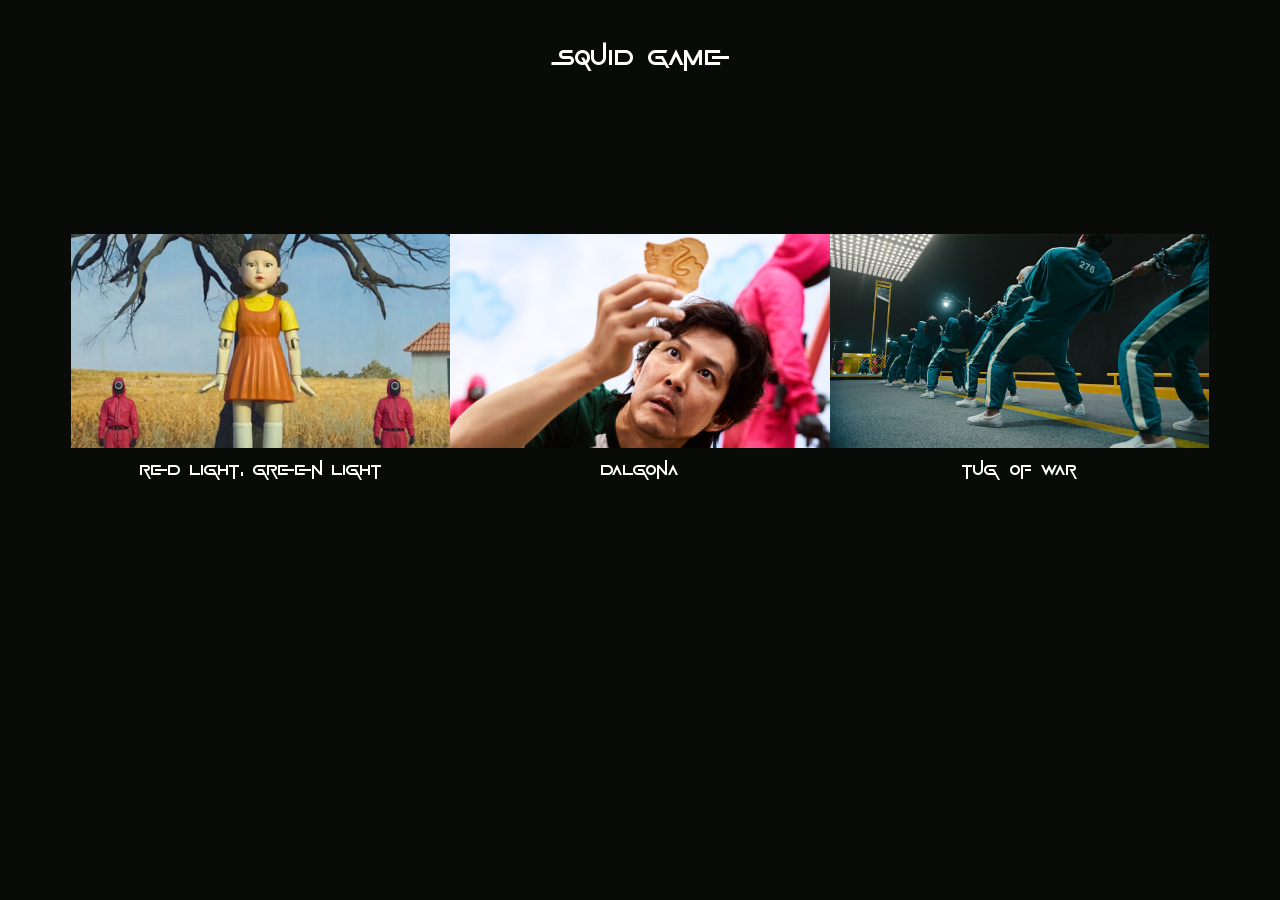
<file: game/game.html>
<!DOCTYPE html>
<html lang="ko">
<head>
    <meta charset="UTF-8">
    <title>Play Game</title>
    <link href="game.css" rel="stylesheet">
</head>
<body>
    <div id="title" onclick="location.href='../squidgamemain.html';">Squid Game</div>
    <div id="game_parent">
        <div id="mugunghwa" onclick="location.href='mugunghwa/mugunghwa.html';">
            <img src="../image/mugunghwa.png" alt="mugunghwa">
            <div id="redgreen">red light, green light</div>
        </div>
        <div id="dalgona" onclick="location.href='dalgona/dalgona2.html';">
            <img src="../image/content1.jpeg" alt="dalgona">
            <div id="dal">dalgona</div>
        </div>
        <div id="jul" onclick="location.href='jul/jul.html';">
            <img src="../image/jul.jpg" alt="juldarigi">
            <div id="tug">tug of war</div>
        </div>
</body>
</html>
</file>
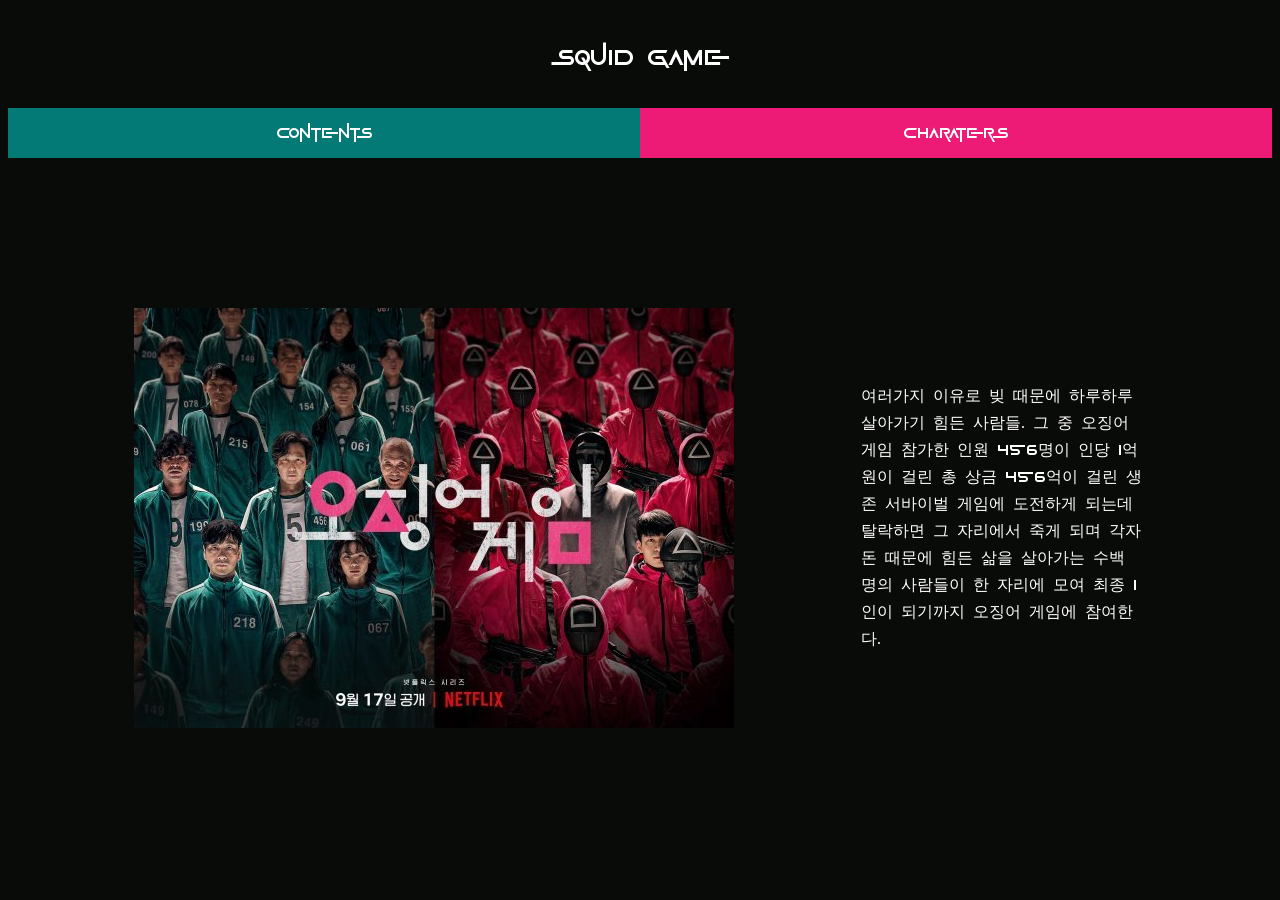
<file: info/info.html>
<!DOCTYPE html>
<html lang="ko">
<head>
    <meta charset="UTF-8">
    <title>Info</title>
    <link href="info.css" rel="stylesheet"
</head>
<body>
    <div id="title" onclick="location.href='../squidgamemain.html';">Squid Game</div>
    <div id="header_parent">
        <div id="contents">contents</div>
        <div id="characters">charaters</div>
    </div>
    <div id="content_parent">
        <div id="poster_img">
            <img src="../image/poster.jpeg" alt="squidgame_poster">
        </div>
        <div id="poster_content">
            여러가지 이유로 빚 때문에 하루하루 살아가기 힘든 사람들. 그 중 오징어 게임 참가한 인원
            456명이 인당 1억 원이 걸린 총 상금 456억이 걸린 생존 서바이벌 게임에 도전하게 되는데 탈락하면
            그 자리에서 죽게 되며 각자 돈 때문에 힘든 삶을 살아가는 수백 명의 사람들이 한 자리에 모여 최종 1인이
            되기까지 오징어 게임에 참여한다. 
        </div>
    </div>
    <div id="char_parent">
        <div id="left"><</div>
        <div id="characters_content">
            <img id="img" src="../image/character1.jpeg" alt="character">
        </div>
        <div id="text"></div>
        <div id="right">></div>
    </div>
    <script src="info.js"></script>
</body>
</html>
</file>
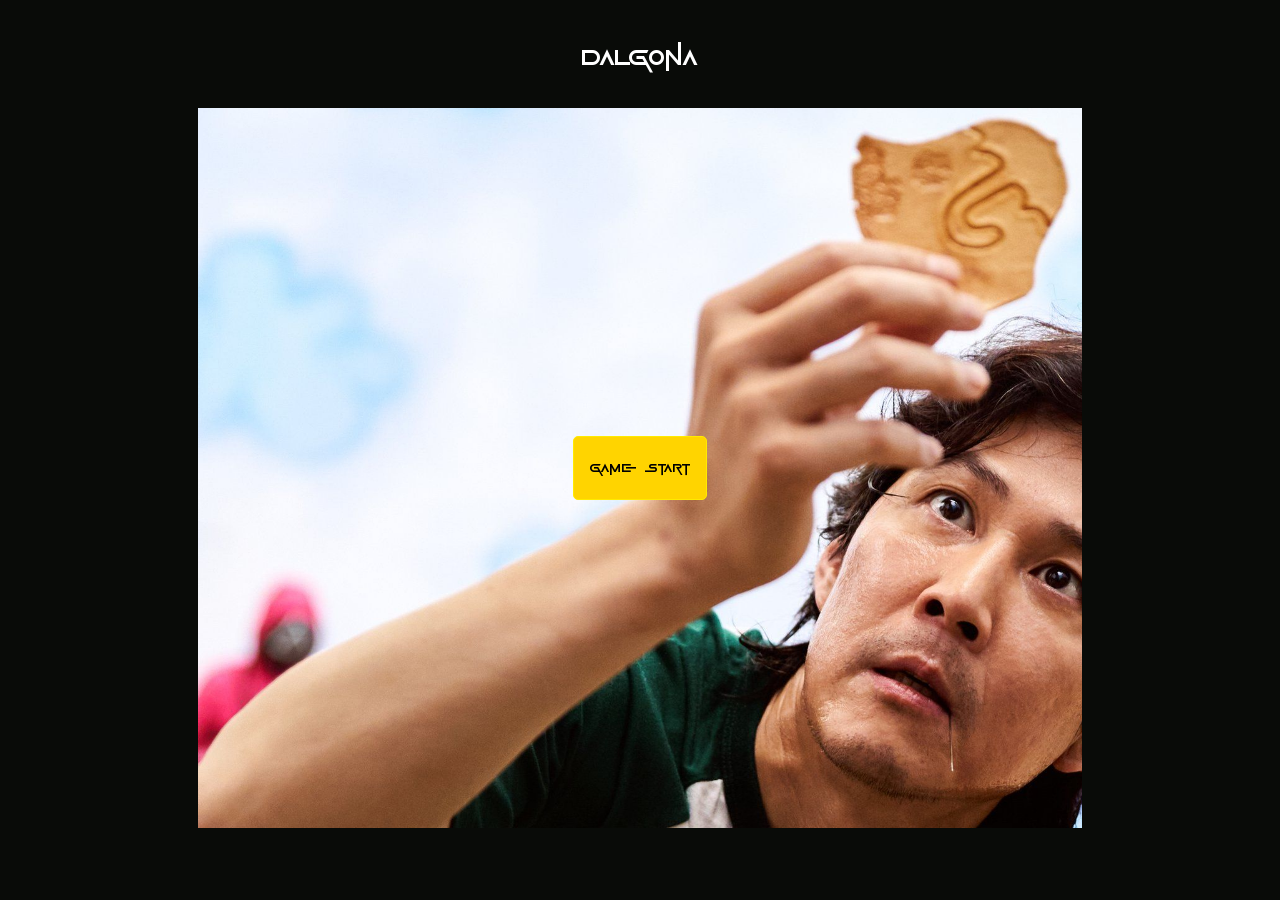
<file: game/dalgona/dalgona.html>
<!DOCTYPE html>
<html lang="ko">
<head>
    <meta charset="UTF-8">
    <title>dalgona</title>
    <link href="dalgona.css" rel="stylesheet">
</head>
<body>
    <div id="title" onclick="location.href='../game.html';">dalgona</div>
    <div id="main">
        <input id="start" value="game start" type="button">
    </div>
    <div id="game">
        <div id="game1">
            <img src="../../image/dalgona_1.png">
        </div>
        <div id="game2">
            <img src="../../image/dalgona_2.png">
        </div>
        <div id="game3">
            <img src="../../image/dalgona_3.png">
        </div>
    </div>
    <div id="game1-game">
        <div id="needle_box">
            <div id="needle"></div>
        </div>
    </div>
    <script src="dalgona.js"></script>
    <script src="dalgona_class.js"></script>
    <script src="dalgona_game.js"></script>
</body>
</html>
</file>
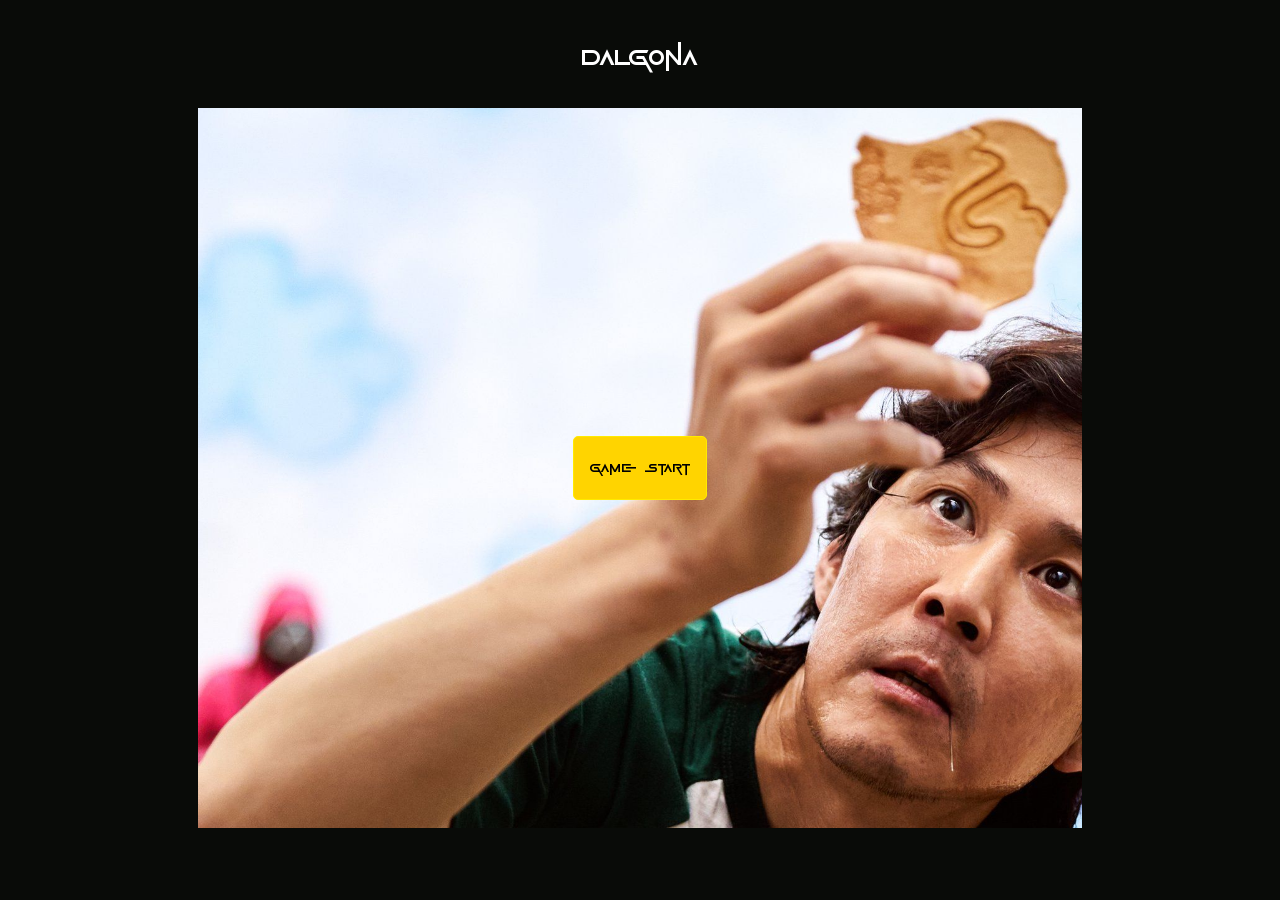
<file: game/dalgona/dalgona2.html>
<!DOCTYPE html>
<html lang="ko">
<head>
    <meta charset="UTF-8">
    <title>dalgona</title>
    <link href="dalgona.css" rel="stylesheet">
</head>
<body>
    <div id="title" onclick="location.href='../game.html';">dalgona</div>
    <div id="main">
        <input id="start" value="game start" type="button">
    </div>
    <div id="game">
        <div id="game1">
            <img src="../../image/dalgona_1.png">
        </div>
        <div id="game2">
            <img src="../../image/dalgona_2.png">
        </div>
        <div id="game3">
            <img src="../../image/dalgona_3.png">
        </div>
    </div>
    <div id="game1-game">
        <canvas id="myCanvas"></canvas>
    </div>
    <script src="dalgona2.js"></script>
</body>
</html>
</file>
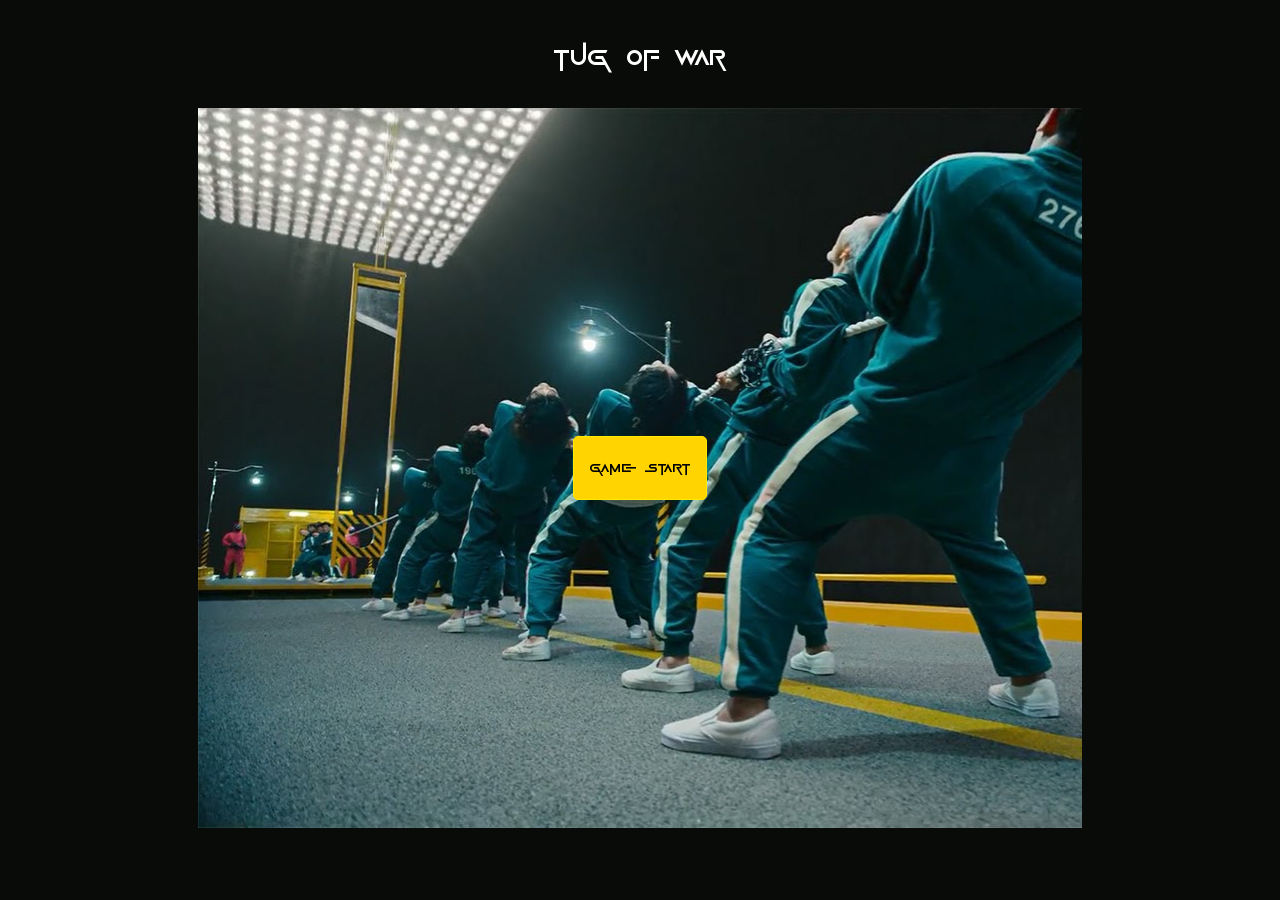
<file: game/jul/jul.html>
<!DOCTYPE html>
<html lang="ko">
<head>
    <meta charset="UTF-8">
    <title>tug of war</title>
    <link href="jul.css" rel="stylesheet">
</head>
<body>
    <div id="title" onclick="location.href='../game.html';">tug of war</div>
    <div id="main">
        <input id="start" value="game start" type="button">
    </div>
    <div id="jul">
        <p id="change"></p>
        <p id="sec"></p>
        <p id="victory"></p>
    </div>
    
    <script src="jul.js"></script>
    <script src="jul_class.js"></script>
    <script src="jul_game.js"></script>
</body>
</html>
</file>
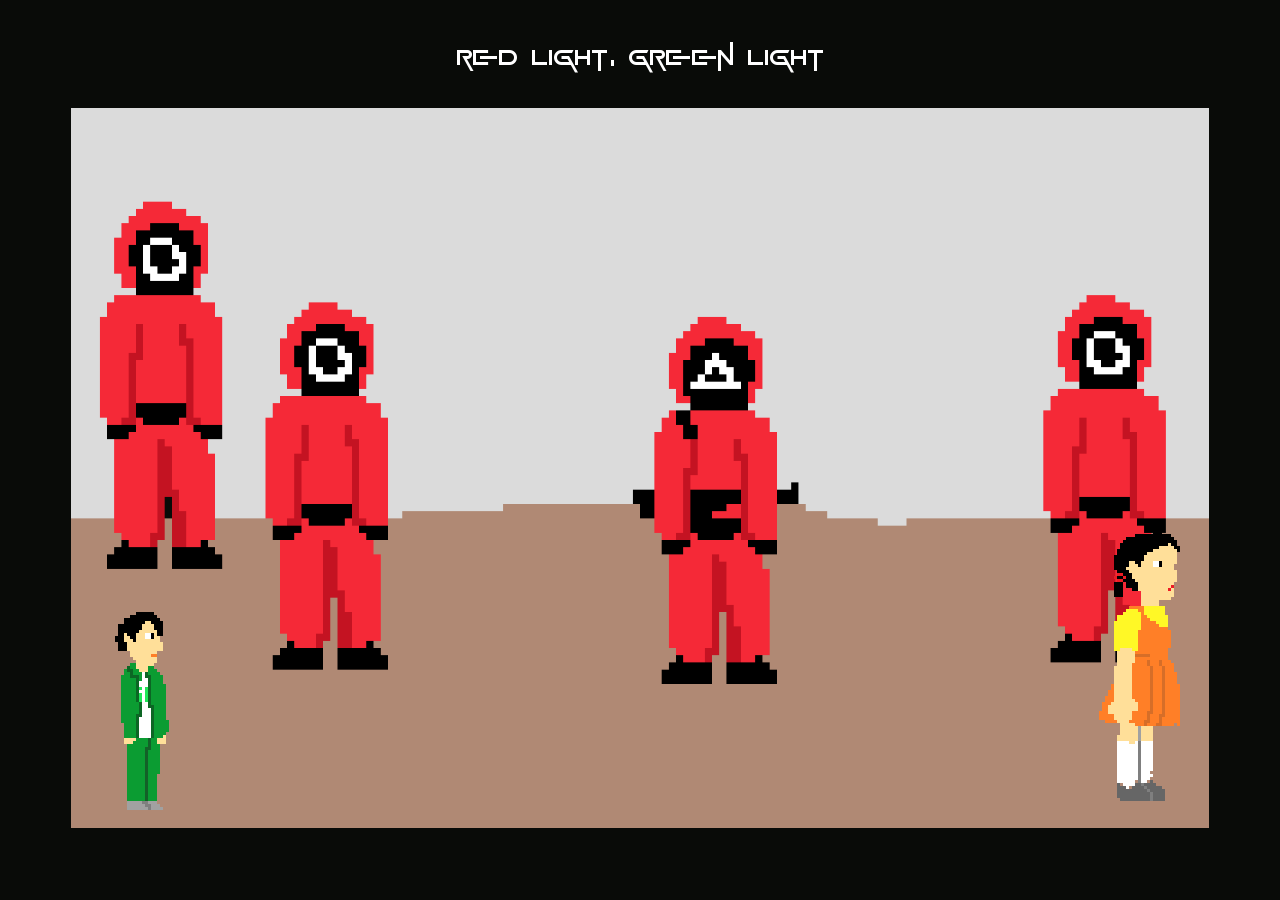
<file: game/mugunghwa/mugunghwa.html>
<!DOCTYPE html>
<html lang="ko">
<head>
    <meta charset="UTF-8">
    <title>red light green light</title>
    <link href="mugunghwa.css" rel="stylesheet">
</head>
<body>
    <div id="title" onclick="location.href='../game.html';">red light, green light</div>
    <div id="main">
        <p id="victory"></p>
        <div id="person-box">
            <div id="person">

            </div>
        </div>
        <div id="yunghee-box">
            <div id="yunghee">

            </div>
        </div>
    </div>
    <script src="mugunghwa.js"></script>
    <script src="mugunghwa_class.js"></script>
    <script src="mugunghwa_game.js"></script>
</body>
</html>
</file>
<file: game/game.css>
@font-face {
    font-family: "squidgame";
    src: url("../fonts/gameOfSquids.ttf");
}

* {
    font-family: "squidgame";
}

html {
    height: 80%;
}

body {
    background-color: #090b08;
    height: 100%;
}

div {
    color: white;
    display: flex;
    align-items: center;
    justify-content: center;
}

#title {
    font-size: x-large;
    height: 100px;
}

#game_parent {
    display: flex;
    margin-left: 5%;
    margin-right: 5%;
    margin-top: 10%;
}

#mugunghwa {
    flex: 1;
    display: inline;
}

#mugunghwa:hover,
#mugunghwa:focus {
    border: 3px solid white;
}

#dalgona {
    flex: 1;
    display: inline;
}

#dalgona:hover,
#dalgona:focus {
    border: 3px solid white;
}

#jul {
    flex: 1;
    display: inline;
}

#jul:hover,
#jul:focus {
    border: 3px solid white;
}

img {
    width: 100%;
}
</file>
<file: info/info.css>
@font-face {
    font-family: "squidgame";
    src: url("../fonts/gameOfSquids.ttf");
}

* {
    font-family: "squidgame";
}

html {
    height: 80%;
}

body {
    background-color: #090b08;
    height: 100%;
}

div {
    color: white;
    display: flex;
    align-items: center;
    justify-content: center;
}

#title {
    font-size: x-large;
    height: 100px;
}

#header_parent {
    display: flex;
}

#contents {
    flex: 1;
    background-color: #037a76;
    width: 50%;
    height: 50px;
}

#contents:hover,
#contents:focus {
    background-color: #249f9c;
}

#characters {
    flex: 1;
    background-color:#ed1b76;
    width: 50%;
    height: 50px;
}

#characters:hover,
#characters:focus {
    background-color: #f44786;
}

#content_parent {
    display: flex;
    height: 100%;
}

#poster_img {
    margin-left: 10%;
    margin-right: 10%;
    flex: 1;
}

#poster_content {
    flex: 1;
    margin-right: 10%;
}

#char_parent {
    height: 100%;
    display: none;
}

#left {
    width: 10%;
    height: 80%;
}

#characters_content {
    width: 80%;
    margin-left: 10%;
}

#text {
    width: 10%;
}

#right {
    width: 10%;
    height: 80%;
}

#img {
    width: 40%;
}
</file>
<file: game/dalgona/dalgona.css>
@font-face {
    font-family: "squidgame";
    src: url("../../fonts/gameOfSquids.ttf");
}

* {
    font-family: "squidgame";
}

html {
    height: 80%;
}

body {
    background-color: #090b08;
    height: 100%;
}

div {
    color: white;
    display: flex;
    align-items: center;
    justify-content: center;
}

#title {
    font-size: x-large;
    height: 100px;
}

#main {
    margin-left: 15%;
    margin-right: 15%;
    height: 100%;
    background-color: aliceblue;
    background-image: url('../../image/content1.jpeg');
    background-size: cover;
}

#start {
    padding: 15px;
    padding-top: 20px;
    padding-bottom: 20px;
    background-color: #ffd400;
    border: 1px solid #ffea00;
    border-radius: 5px;
}

#start:hover {
    background-color: #ffea00;
}

#game {
    margin-left: 15%;
    margin-right: 15%;
    height: 100%;
    background-color: white;
    display: none;
}

#game1 {
    flex: 1;
}

#game2 {
    flex: 1;
}

#game3 {
    flex: 1;
}

img {
    width: 100%;
}

#game1:hover,
#game1:focus {
    border: 3px solid black;
}

#game2:hover,
#game2:focus {
    border: 3px solid black;
}

#game3:hover,
#game3:focus {
    border: 3px solid black;
}

#game1-game {
    margin-left: 15%;
    margin-right: 15%;
    height: 100%;
    background-color: white;
    display: none;
    background-repeat: no-repeat;
    background-position: center;
    background-size: contain;
}

#needle_box {
    width: 60px;
    height: 60px;
    left: 0;
    bottom: 0;
    z-index: 100;
}

#needle_box #needle {
    width: 100%;
    height: 100%;
    background-image: url('../../image/needle.png');
    background-size: 60px 60px;
}

canvas {
    width: 100%;
    height: 100%;
}

#stop {
    margin-left: 15%;
}
</file>
<file: game/jul/jul.css>
@font-face {
    font-family: "squidgame";
    src: url("../../fonts/gameOfSquids.ttf");
}

* {
    font-family: "squidgame";
}

html {
    height: 80%;
}

body {
    background-color: #090b08;
    height: 100%;
}

div {
    color: white;
    display: flex;
    align-items: center;
    justify-content: center;
}

#title {
    font-size: x-large;
    height: 100px;
}


#main {
    margin-left: 15%;
    margin-right: 15%;
    height: 100%;
    background-color: aliceblue;
    background-image: url('../../image/jul.jpg');
    background-size: cover;
}

#start {
    padding: 15px;
    padding-top: 20px;
    padding-bottom: 20px;
    background-color: #ffd400;
    border: 1px solid #ffea00;
    border-radius: 5px;
}

#start:hover {
    background-color: #ffea00;
}

#jul {
    margin-left: 15%;
    margin-right: 15%;
    height: 100%;
    background-color: white;
    display: none;
    background-size: cover;
    text-align: center;
    background-image: url('../../image/jul.jpg');
}

#change {
    font-size: 35px;
    display: inline;
}

#victory {
    font-size: 100px;
    color:mediumseagreen;
    display: inline;
}
</file>
<file: game/mugunghwa/mugunghwa.css>
@font-face {
    font-family: "squidgame";
    src: url("../../fonts/gameOfSquids.ttf");
}

* {
    font-family: "squidgame";
}

html {
    height: 80%;
}

body {
    background-color: #090b08;
    height: 100%;
}

div {
    color: white;
    display: flex;
    align-items: center;
    justify-content: center;
}

#title {
    font-size: x-large;
    height: 100px;
}

#main {
    margin-left: 5%;
    margin-right: 5%;
    height: 100%;
    background-image: url('../../image/background_mu.png');
    background-size: cover;
}

#person-box {
    z-index: 100;
    width: 150px;
    height: 240px;
    position: fixed;
    left: 5%;
    bottom: 10%;
}

#person-box #person {
    width: 100%;
    height: 100%;
    background-image: url('../../image/person.png');
    background-size: cover;
}

#yunghee-box {
    z-index: 100;
    width: 150px;
    height: 300px;
    position: fixed;
    right: 5%;
    bottom: 10%;
}

#yunghee-box #yunghee {
    width: 100%;
    height: 100%;
    transform: rotateY(180deg);
    background-image: url('../../image/yunghee.png');
    background-size: cover;
}

#victory {
    font-size: 100px;
    color:mediumseagreen;
}
</file>
